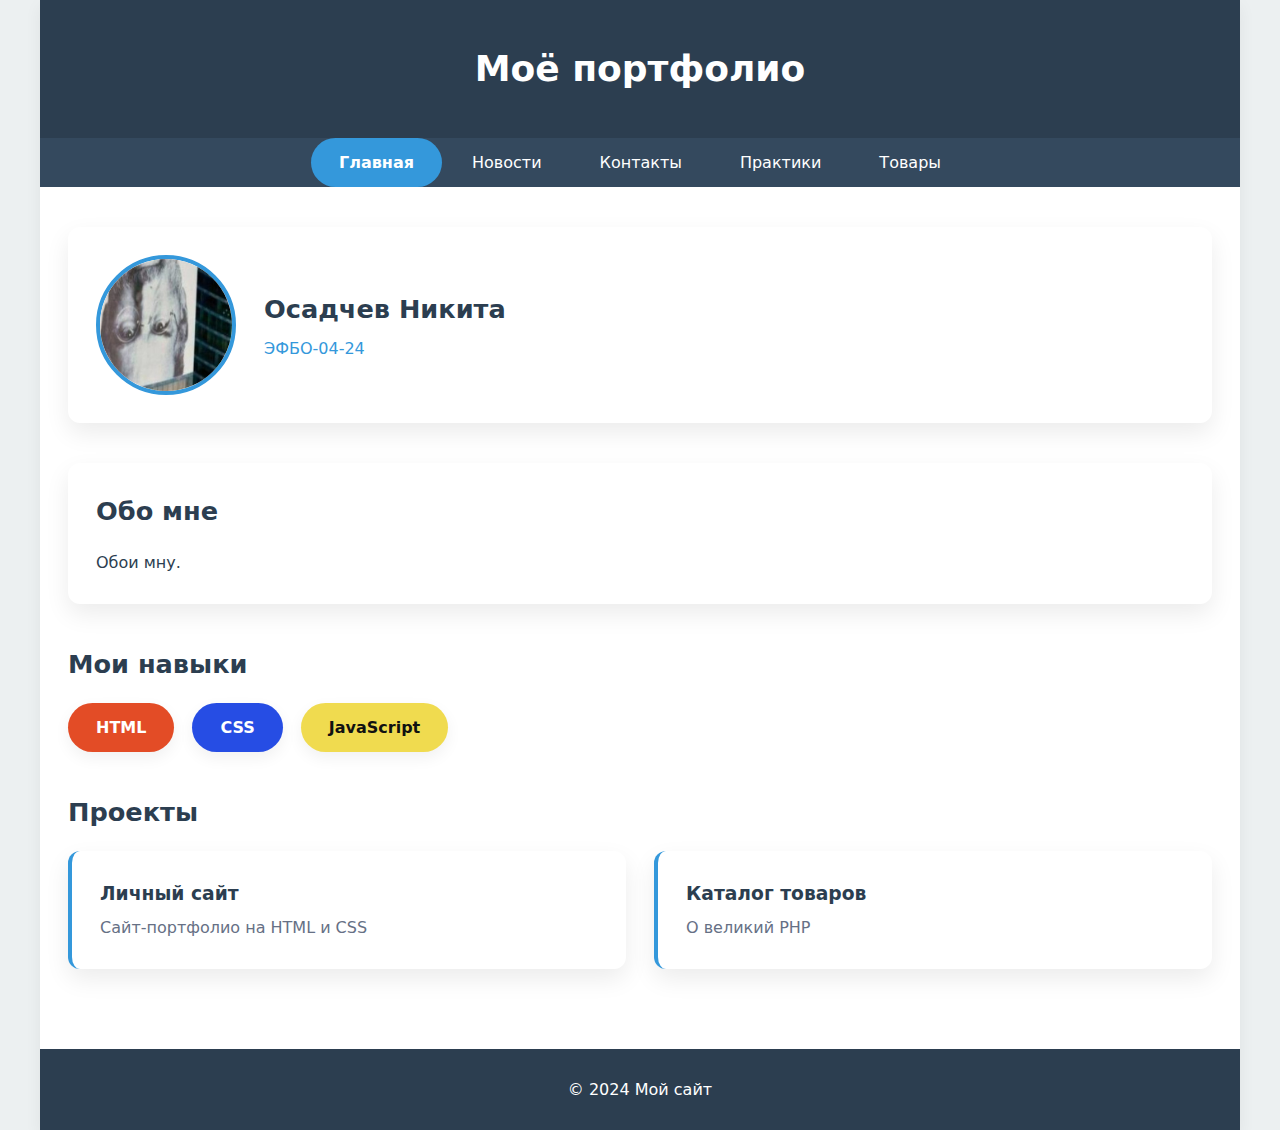
<file: index.html>
<!DOCTYPE html>
<html lang="ru">
<head>
    <meta charset="UTF-8">
    <meta name="viewport" content="width=device-width, initial-scale=1.0">
    <title>Главная - Портфолио</title>
    <link rel="stylesheet" href="css/style.css">
</head>
<body>
    <!-- Основной контейнер -->
    <div class="page">
        
        <!-- Шапка -->
        <header class="header">
            <h1 class="header__title">Моё портфолио</h1>
        </header>

        <!-- Навигация -->
        <nav class="nav">
            <ul class="nav__list">
                <li class="nav__item nav__item--active">
                    <a class="nav__link" href="index.html">Главная</a>
                </li>
                <li class="nav__item">
                    <a class="nav__link" href="pages/news.html">Новости</a>
                </li>
                <li class="nav__item">
                    <a class="nav__link" href="pages/contacts.html">Контакты</a>
                </li>
                <li class="nav__item">
                    <a class="nav__link" href="pages/practices.html">Практики</a>
                </li>
                <li class="nav__item">
                    <a class="nav__link" href="pages/goods.html">Товары</a>
                </li>
            </ul>
        </nav>

        <!-- Основной контент -->
        <main class="main">
            
            <!-- Профиль -->
            <section class="profile">
                <div class="profile__card">
                    <img class="profile__photo" src="assets/profile.jpg" alt="Фото">
                    <div class="profile__info">
                        <h2 class="profile__name">Осадчев Никита</h2>
                        <p class="profile__group">ЭФБО-04-24</p>
                    </div>
                </div>
            </section>
            
            <!-- Обо мне -->
            <section class="about">
                <h2 class="about__title">Обо мне</h2>
                <div class="about__content">
                    <p class="about__text">
                        Обои мну.
                    </p>
                </div>
            </section>
            
            <!-- Навыки -->
            <section class="skills">
                <h2 class="skills__title">Мои навыки</h2>
                <div class="skills__list">
                    <div class="skill skill--html">
                        <span class="skill__name">HTML</span>
                    </div>
                    <div class="skill skill--css">
                        <span class="skill__name">CSS</span>
                    </div>
                    <div class="skill skill--js">
                        <span class="skill__name">JavaScript</span>
                    </div>
                </div>
            </section>
            
            <!-- Проекты -->
            <section class="projects">
                <h2 class="projects__title">Проекты</h2>
                <div class="projects__grid">
                    <div class="project-card">
                        <h3 class="project-card__title">Личный сайт</h3>
                        <p class="project-card__desc">Сайт-портфолио на HTML и CSS</p>
                    </div>
                    <div class="project-card">
                        <h3 class="project-card__title">Каталог товаров</h3>
                        <p class="project-card__desc">О великий PHP</p>
                    </div>
                </div>
            </section>

        </main>

        <!-- Подвал -->
        <footer class="footer">
            <p class="footer__text">&copy; 2024 Мой сайт</p>
        </footer>
    </div>
</body>
</html>
</file>
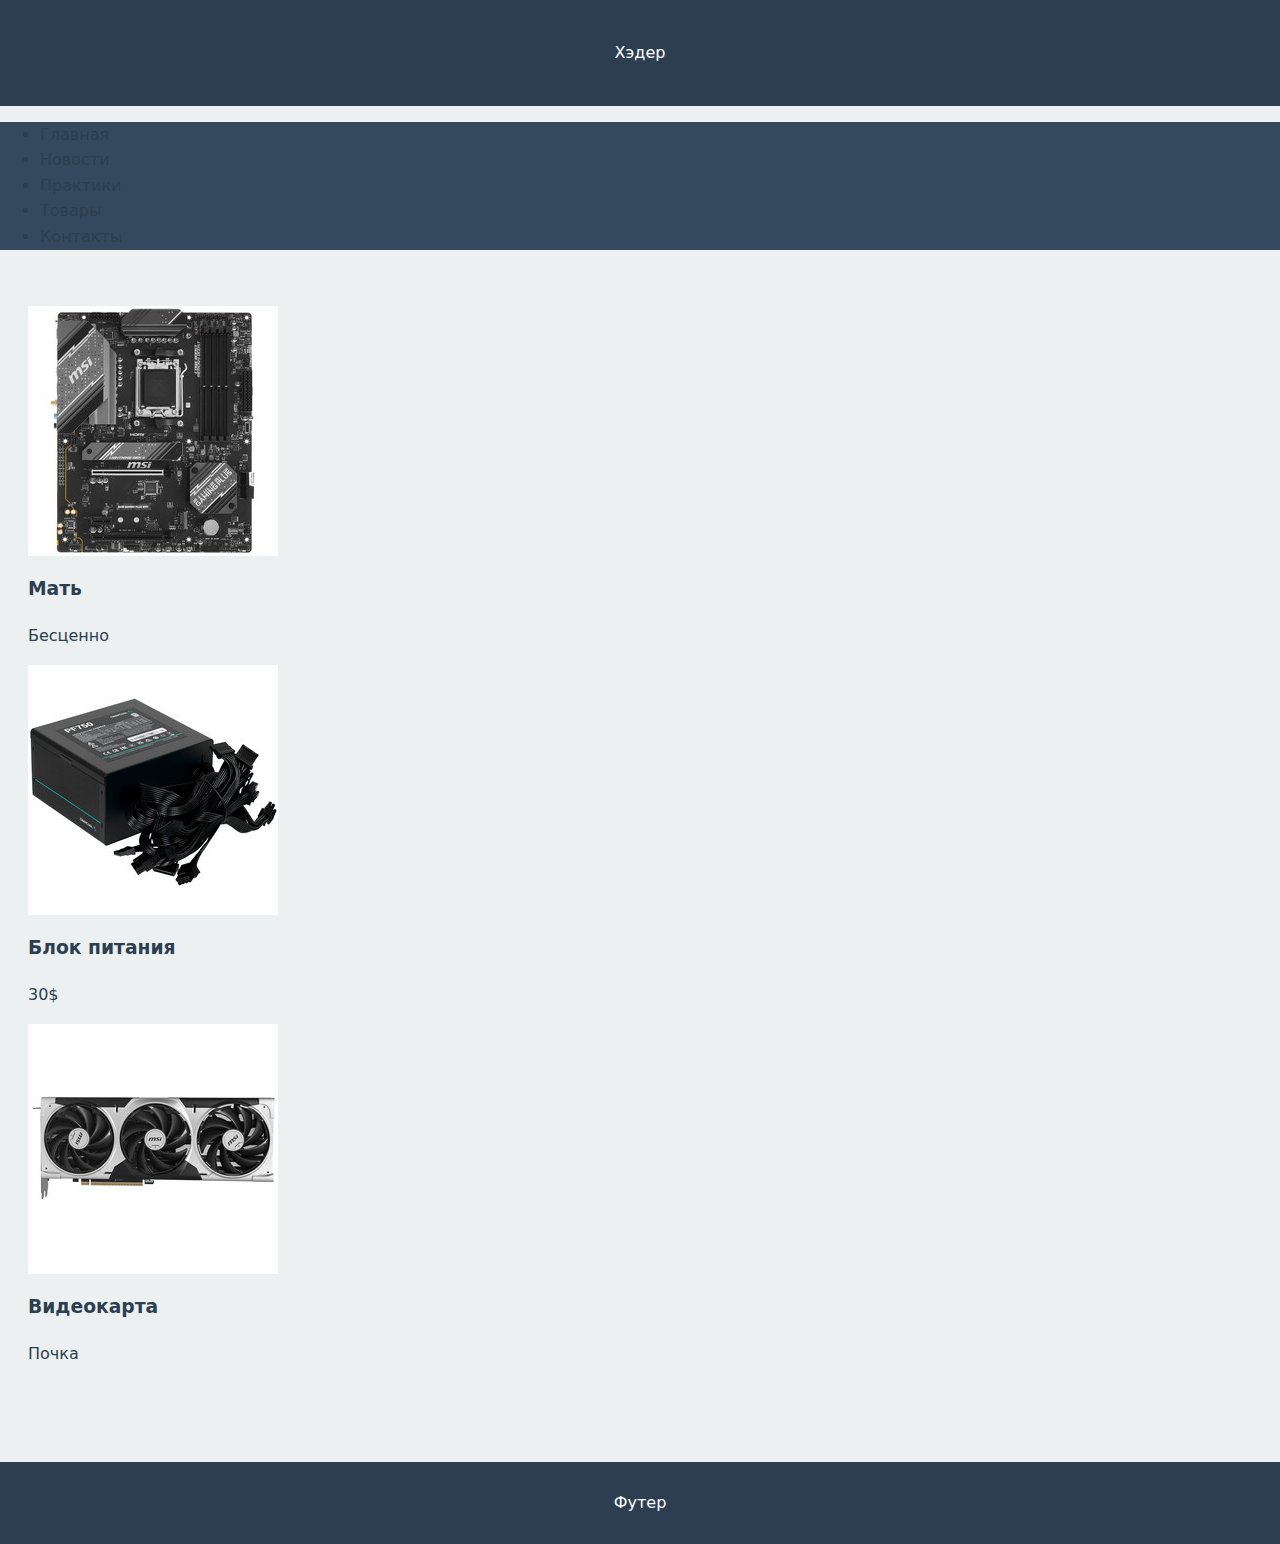
<file: pages/cards.html>
<!DOCTYPE html>
<html lang="ru">
    <head>
        <meta charset="UTF-8">
        <meta name="viewport" content="width=device-width, initial-scale=1.0">
        <title>Семестровая работа</title>
        <link rel="stylesheet" href="../css/style.css">
    </head>
    <body>
        <div class="page-container">
            <div class="header">Хэдер</div>
            <div class="nav">
                <ul class="nav-list">
                    <li class="nav-item"><a class="nav-link" href="../index.html">Главная</a></li>
                    <li class="nav-item"><a class="nav-link" href="news.html">Новости</a></li>
                    <li class="nav-item"><a class="nav-link" href="practice.html">Практики</a></li> 
                    <li class="nav-item"><a class="nav-link" href="cards.html">Товары</a></li>
                    <li class="nav-item"><a class="nav-link" href="contacts.html">Контакты</a></li>
                </ul>
            </div>
            <div class="content">
                
                <div class="cards-section">
                    <div class="card-card">
                        <img class = 'card-image' src = '../assets/mat.jpg' alt = 'фото материнской платы'>
                        <h3 class="card-title">Мать</h3>
                        <p class="card-desc">Бесценно</p>
                    </div>
                    <div class="card-card">
                        <img class = 'card-image' src = '../assets/power-supply.jpg' alt = 'фото блока питания'>
                        <h3 class="card-title">Блок питания</h3>
                        <p class="card-desc">30$</p>
                    </div>
                    <div class="card-card">
                        <img class = 'card-image' src = '../assets/GPU.jpg' alt = 'фото видеокарты'>
                        <h3 class="card-title">Видеокарта</h3>
                        <p class="card-desc">Почка</p>
                    </div>
                </div>
            </div>
            <div class="footer">Футер</div>    
        </div>
    </body>
</html>
</file>
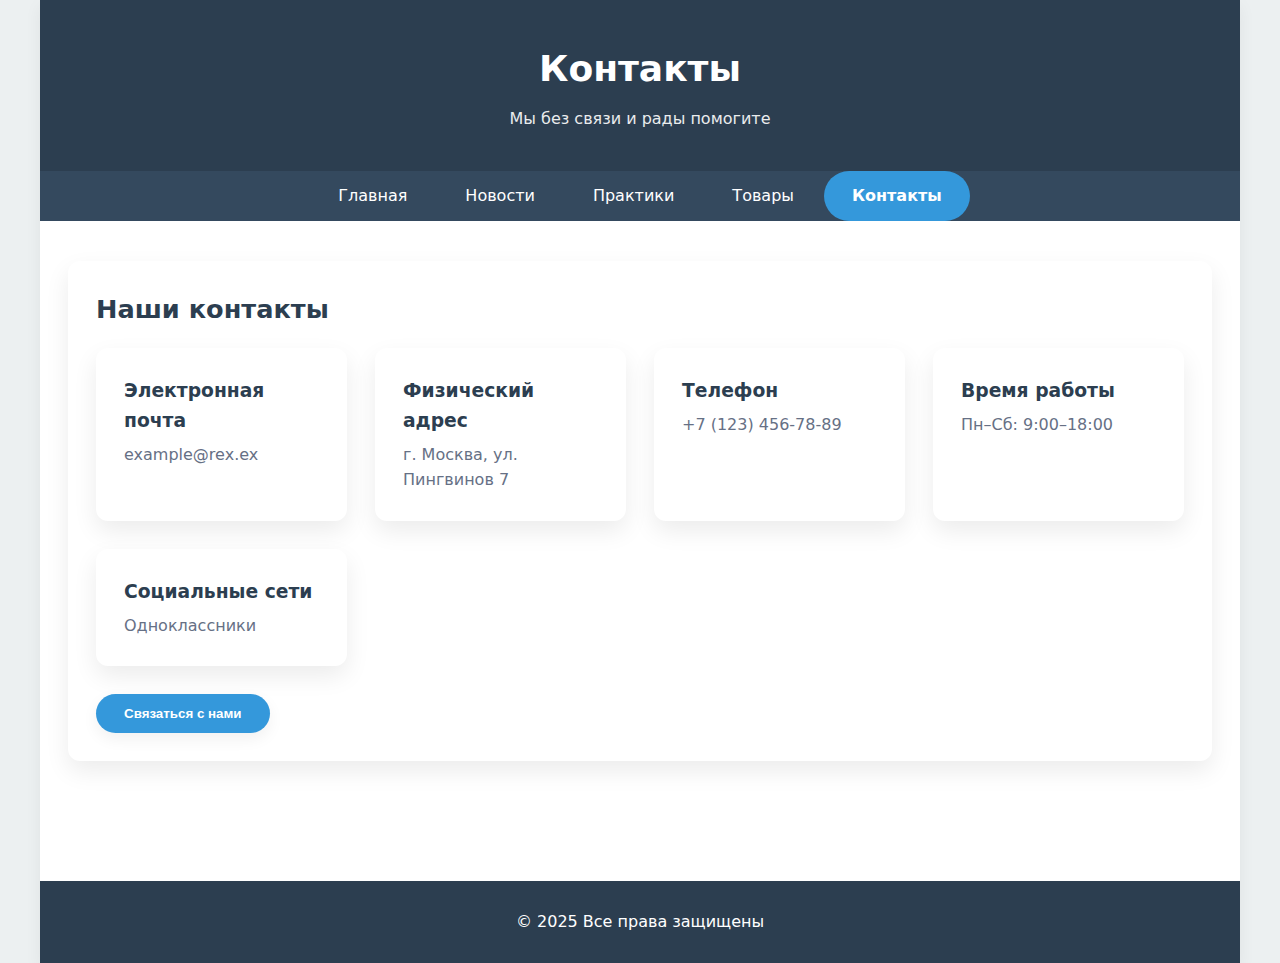
<file: pages/contacts.html>
<!DOCTYPE html>
<html lang="ru">
  <head>
    <meta charset="UTF-8" />
    <meta name="viewport" content="width=device-width, initial-scale=1.0" />
    <title>Контакты — БЭМ</title>
    <link rel="stylesheet" href="../css/style.css" />
  </head>
  <body>
    <div class="page">
      <!-- block: header -->
      <header class="header" role="banner">
        <h1 class="header__title">Контакты</h1>
        <p class="header__subtitle">Мы без связи и рады помогите</p>
      </header>

      <!-- block: nav -->
      <nav class="nav" aria-label="Главная навигация">
        <ul class="nav__list">
          <li class="nav__item"><a class="nav__link" href="../index.html">Главная</a></li>
          <li class="nav__item"><a class="nav__link" href="news.html">Новости</a></li>
          <li class="nav__item"><a class="nav__link" href="practices.html">Практики</a></li>
          <li class="nav__item"><a class="nav__link" href="goods.html">Товары</a></li>
          <li class="nav__item nav__item--active"><a class="nav__link" href="contacts.html" aria-current="page">Контакты</a></li>
        </ul>
      </nav>

      <!-- block: content -->
      <main class="content" role="main">
        <!-- block: contacts -->
        <section class="contacts" aria-labelledby="contacts-title">
          <h2 id="contacts-title" class="contacts__title">Наши контакты</h2>

          <div class="contacts__grid">
            <article class="contacts__card" aria-label="Электронная почта">
              <h3 class="contacts__card-title">Электронная почта</h3>
              <p class="contacts__card-text">example@rex.ex</p>
            </article>

            <article class="contacts__card" aria-label="Физический адрес">
              <h3 class="contacts__card-title">Физический адрес</h3>
              <p class="contacts__card-text">г. Москва, ул. Пингвинов 7</p>
            </article>

            <article class="contacts__card" aria-label="Телефон">
              <h3 class="contacts__card-title">Телефон</h3>
              <p class="contacts__card-text">+7 (123) 456-78-89</p>
            </article>

            <article class="contacts__card" aria-label="Время работы">
              <h3 class="contacts__card-title">Время работы</h3>
              <p class="contacts__card-text">Пн–Сб: 9:00–18:00</p>
            </article>

            <article class="contacts__card" aria-label="Социальные сети">
              <h3 class="contacts__card-title">Социальные сети</h3>
              <p class="contacts__card-text">Одноклассники</p>
            </article>
          </div>

          <button id="contacts-open" class="contacts__button" type="button">Связаться с нами</button>
        </section>
      </main>

      <!-- block: footer -->
      <footer class="footer" role="contentinfo">
        <p class="footer__copy">© 2025 Все права защищены</p>
      </footer>
    </div>

    <!-- block: modal -->
    <dialog id="contact-modal" class="modal">
      <div class="modal__header">
        <h2 class="modal__title">Форма обратной связи</h2>
      </div>
      <div class="modal__body">
        <form id="contacts-form" class="modal__form" method="dialog" novalidate>
          <div class="modal__group">
            <label class="modal__label" for="name">Имя <span class="modal__required" aria-hidden="true">*</span></label>
            <input class="modal__control" type="text" id="name" name="name" required placeholder="Иван" />
          </div>
          <div class="modal__group">
            <label class="modal__label" for="phone">Телефон <span class="modal__required" aria-hidden="true">*</span></label>
            <input class="modal__control" type="tel" id="phone" name="phone" required placeholder="+7 (XXX) XXX-XX-XX" />
          </div>
          <div class="modal__group">
            <label class="modal__label" for="email">Электронная почта <span class="modal__required" aria-hidden="true">*</span></label>
            <input class="modal__control" type="email" id="email" name="email" required placeholder="example@mail.ru" />
          </div>
          <div class="modal__group">
            <label class="modal__label" for="category">Категория обращения <span class="modal__required" aria-hidden="true">*</span></label>
            <select class="modal__control" id="category" name="category" required>
              <option value="">Выберите категорию</option>
              <option value="technical">Техническая поддержка</option>
              <option value="commercial">Коммерческое предложение</option>
              <option value="cooperation">Сотрудничество</option>
              <option value="complaint">Жалоба</option>
              <option value="suggestion">Предложение</option>
              <option value="other">Другое</option>
            </select>
          </div>
          <div class="modal__group">
            <label class="modal__label" for="message">Текст обращения <span class="modal__required" aria-hidden="true">*</span></label>
            <textarea class="modal__control modal__control--area" id="message" name="message" required placeholder="Опишите вашу проблему или вопрос..."></textarea>
          </div>
          <div class="modal__actions">
            <button type="submit" id="contacts-cancel" class="btn btn--secondary">Отмена</button>
            <button type="button" id="contacts-send" class="btn btn--primary">Отправить</button>
          </div>
        </form>
      </div>
    </dialog>

    <script>
      (function () {
        const dlg = document.getElementById('contact-modal');
        const openBtn = document.getElementById('contacts-open');
        const cancelBtn = document.getElementById('contacts-cancel');
        const sendBtn = document.getElementById('contacts-send');
        const form = document.getElementById('contacts-form');
        const phone = document.getElementById('phone');
        if (!dlg || !openBtn || !form) return;

        let lastActive = null;
        openBtn.addEventListener('click', () => {
          lastActive = document.activeElement; dlg.showModal();
          dlg.querySelector('input, select, textarea, button')?.focus();
        });
        cancelBtn?.addEventListener('click', (e) => { e.preventDefault(); dlg.close('cancel'); });
        dlg?.addEventListener('click', (e) => { if (e.target === dlg) dlg.close(); });

        sendBtn?.addEventListener('click', (e) => {
          [...form.elements].forEach(el => el.setCustomValidity?.(''));
          if (!form.checkValidity()) {
            e.preventDefault();
            const email = form.elements.email;
            if (email?.validity.typeMismatch) {
              email.setCustomValidity('Введите корректный e-mail, например name@example.com');
            }
            form.reportValidity();
            [...form.elements].forEach(el => { if (el.willValidate) el.toggleAttribute('aria-invalid', !el.checkValidity()); });
            return;
          }
          e.preventDefault();
          alert('Форма успешно отправлена!');
          dlg.close('success');
          form.reset();
          [...form.elements].forEach(el => el.removeAttribute('aria-invalid'));
        });

        phone?.addEventListener('input', () => {
          const digits = phone.value.replace(/\D/g, '').slice(0, 11);
          const d = digits.replace(/^8/, '7');
          const parts = [];
          if (d.length > 0) parts.push('+7');
          if (d.length > 1) parts.push(' (' + d.slice(1, 4));
          if (d.length >= 4) parts[parts.length - 1] += ')';
          if (d.length >= 5) parts.push(' ' + d.slice(4, 7));
          if (d.length >= 8) parts.push('-' + d.slice(7, 9));
          if (d.length >= 10) parts.push('-' + d.slice(9, 11));
          phone.value = parts.join('');
        });

        dlg.addEventListener('close', () => lastActive?.focus());
      })();
    </script>
  </body>
</html>
</file>
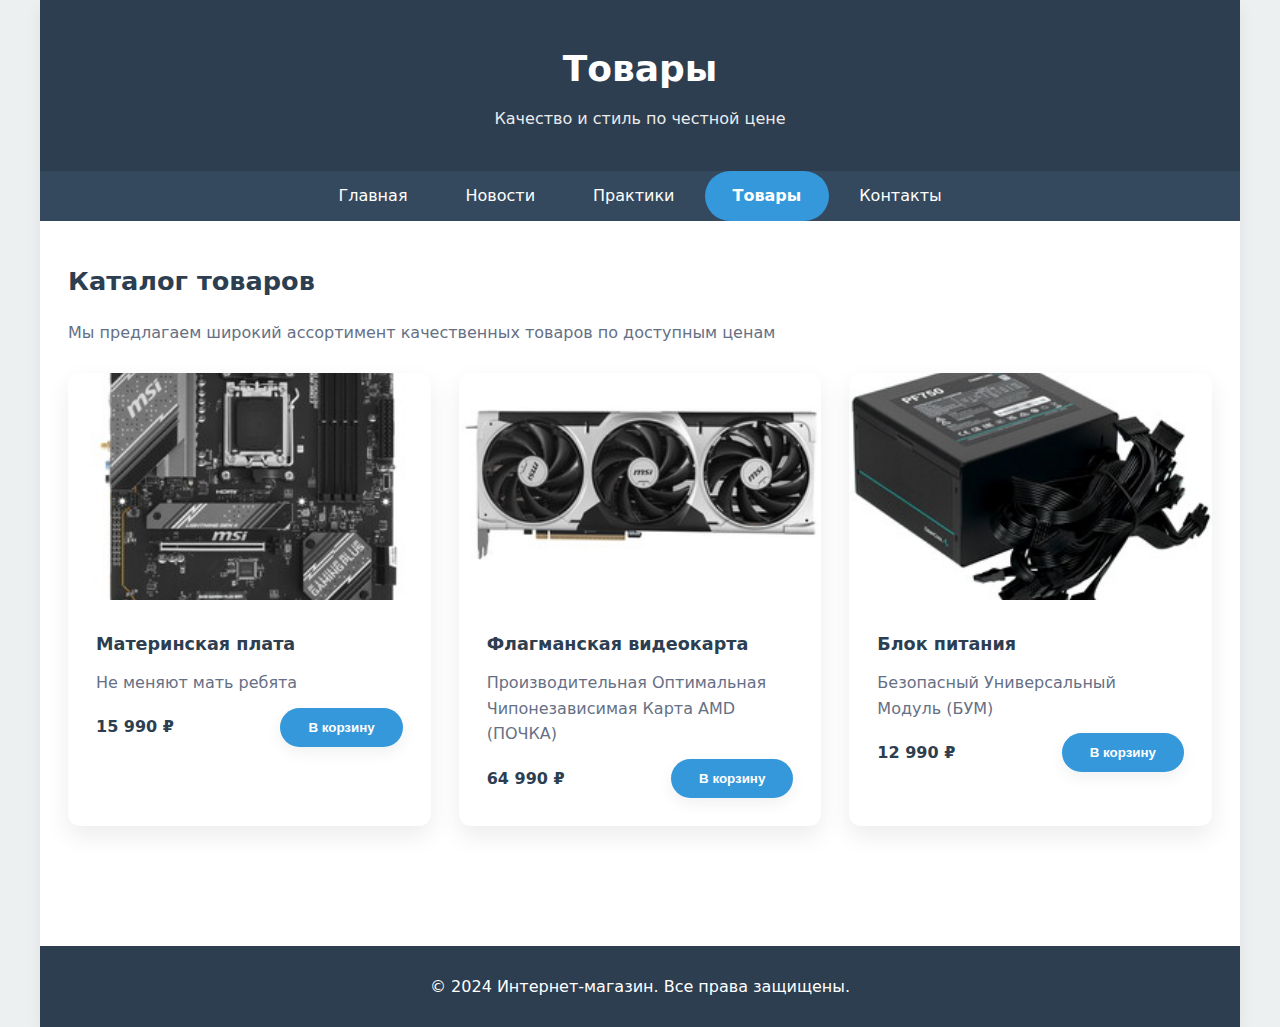
<file: pages/goods.html>
<!DOCTYPE html>
<html lang="ru">
<head>
  <meta charset="UTF-8" />
  <meta name="viewport" content="width=device-width, initial-scale=1" />
  <title>Товары — BEM</title>
  <link rel = "stylesheet" href ="../css/style.css">
</head>
<body>
  <div class="page">
    <!-- block: header -->
    <header class="header" role="banner">
      <h1 class="header__title">Товары</h1>
      <p class="header__subtitle">Качество и стиль по честной цене</p>
    </header>

    <!-- block: nav -->
    <nav class="nav" aria-label="Главная навигация">
      <div class="nav__bar">
        <ul class="nav__list">
          <li class="nav__item"><a class="nav__link" href="../index.html">Главная</a></li>
          <li class="nav__item"><a class="nav__link" href="news.html">Новости</a></li>
          <li class="nav__item"><a class="nav__link" href="practices.html">Практики</a></li>
          <li class="nav__item nav__item--active"><a class="nav__link" href="goods.html" aria-current="page">Товары</a></li>
          <li class="nav__item"><a class="nav__link" href="contacts.html">Контакты</a></li>
        </ul>
      </div>
    </nav>

    <!-- block: content -->
    <main class="content" role="main">
      <!-- block: catalog -->
      <section class="catalog" aria-labelledby="catalog-title">
        <h2 id="catalog-title" class="catalog__title">Каталог товаров</h2>
        <p class="catalog__description">Мы предлагаем широкий ассортимент качественных товаров по доступным ценам</p>

        <div class="catalog__grid">
          <!-- block: product -->
          <article class="product" aria-label="Материнская плата">
            <div class="product__media">
              <img class="product__image" src="../assets/mat.jpg" alt="Материнская плата" />
            </div>
            <div class="product__body">
              <h3 class="product__title">Материнская плата</h3>
              <p class="product__description">Не меняют мать ребята</p>
              <div class="product__row">
                <p class="product__price">15 990 ₽</p>
                <button class="product__btn" type="button">В корзину</button>
              </div>
            </div>
          </article>

          <article class="product" aria-label="Флагманская видеокарта">
            <div class="product__media">
              <img class="product__image" src="../assets/GPU.jpg" alt="Флагманская видеокарта" />
            </div>
            <div class="product__body">
              <h3 class="product__title">Флагманская видеокарта</h3>
              <p class="product__description">Производительная Оптимальная Чипонезависимая Карта AMD (ПОЧКА)</p>
              <div class="product__row">
                <p class="product__price">64 990 ₽</p>
                <button class="product__btn" type="button">В корзину</button>
              </div>
            </div>
          </article>

          <article class="product" aria-label="Блок питания">
            <div class="product__media">
              <img class="product__image" src="../assets/power-supply.jpg" alt="Блок питания" />
            </div>
            <div class="product__body">
              <h3 class="product__title">Блок питания</h3>
              <p class="product__description">Безопасный Универсальный Модуль (БУМ)</p>
              <div class="product__row">
                <p class="product__price">12 990 ₽</p>
                <button class="product__btn" type="button">В корзину</button>
              </div>
            </div>
          </article>
        </div>
      </section>
    </main>

    <!-- block: footer -->
    <footer class="footer" role="contentinfo">
      <p class="footer__copy">© 2024 Интернет-магазин. Все права защищены.</p>
    </footer>
  </div>
</body>
</html>
</file>
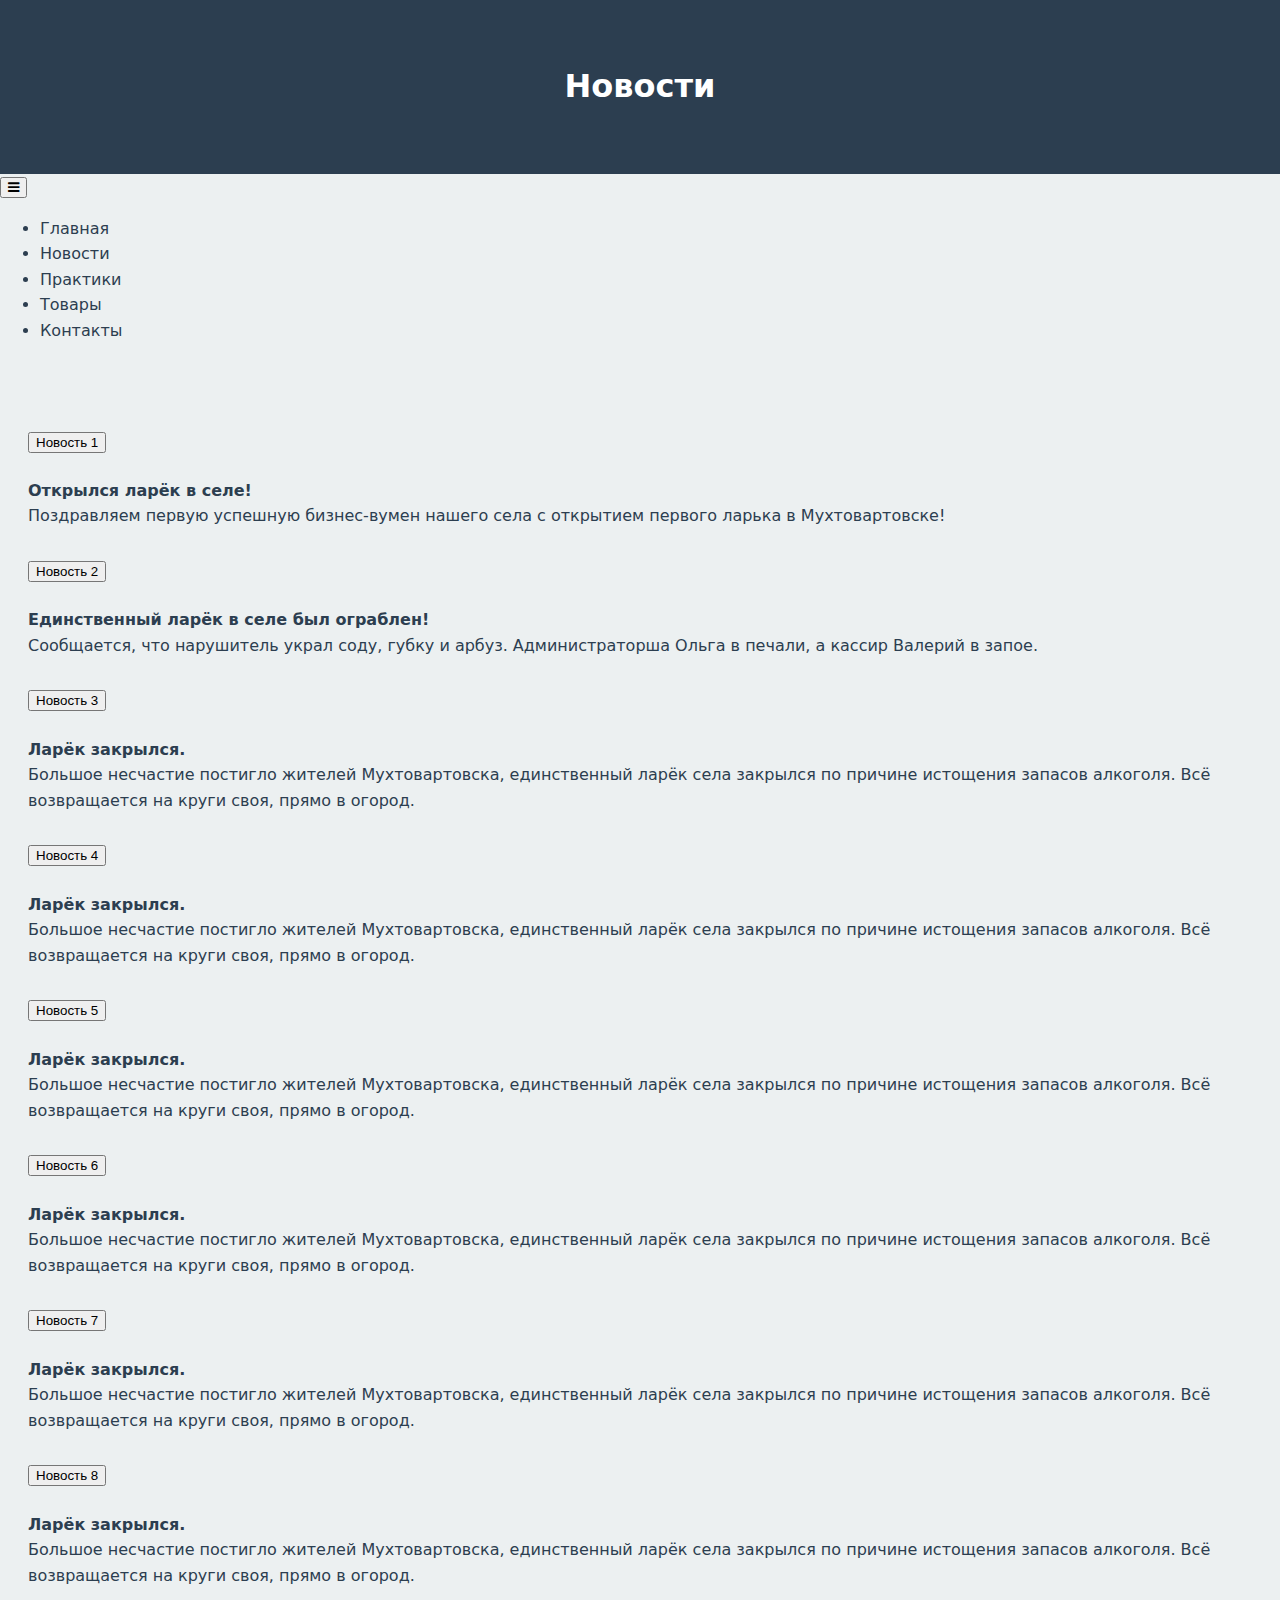
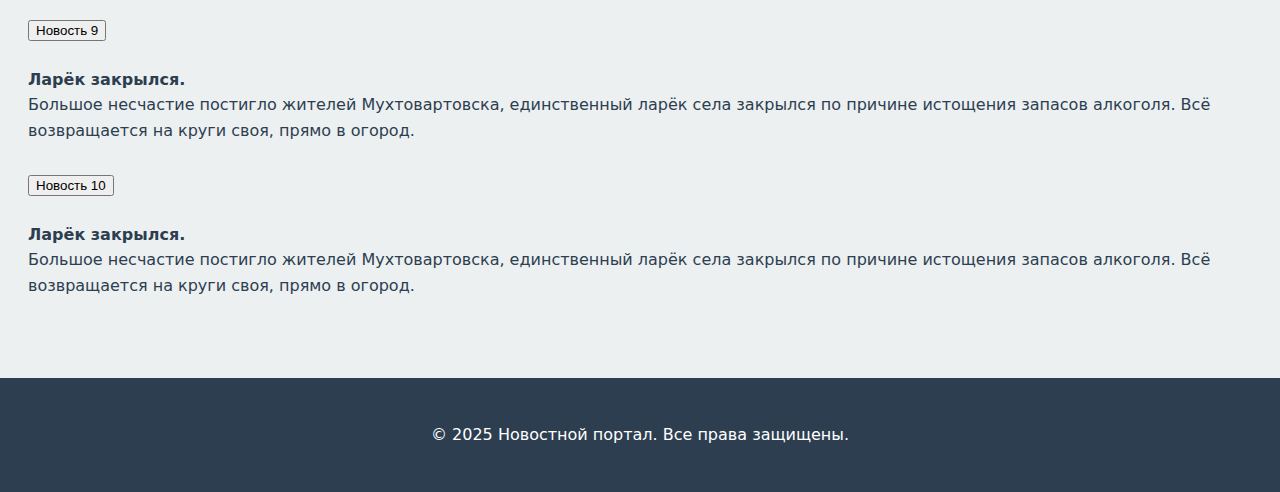
<file: pages/news.html>
<!DOCTYPE html>
<html lang="ru">
    <head>
        <meta charset="UTF-8">
        <meta name="viewport" content="width=device-width, initial-scale=1.0">
        <title>Новости</title>
        <link rel="stylesheet" href="../css/style.css">
        <link href="https://cdn.jsdelivr.net/npm/bootstrap@5.0.2/dist/css/bootstrap.min.css" rel="stylesheet" integrity="sha384-EVSTQN3/azprG1Anm3QDgpJLIm9Nao0Yz1ztcQTwFspd3yD65VohhpuuCOmLASjC" crossorigin="anonymous">
        <link rel="stylesheet" href="https://maxcdn.bootstrapcdn.com/font-awesome/4.7.0/css/font-awesome.min.css">
        <script src="https://cdn.jsdelivr.net/npm/bootstrap@5.0.2/dist/js/bootstrap.bundle.min.js" integrity="sha384-MrcW6ZMFYlzcLA8Nl+NtUVF0sA7MsXsP1UyJoMp4YLEuNSfAP+JcXn/tWtIaxVXM" crossorigin="anonymous"></script>
    </head>
    <body>
        <div class="page-container">
            <!-- Изменение: Заменили div на семантический тег -->
            <header class="header">
                <h1>Новости</h1> <!-- Добавили осмысленный заголовок -->
            </header>

            <nav class="navbar navbar-expand-sm navbar-dark bg-primary sticky-top">
                <div class="container">
                    <!-- links toggle -->
                    <button class="navbar-toggler order-first" type="button" data-toggle="collapse" data-target="#links" aria-controls="navbarResponsive" aria-expanded="false" aria-label="Toggle navigation">
                        <i class="fa fa-bars"></i>
                    </button>

                    <div class="collapse navbar-collapse" id="links">
                        <ul class="navbar-nav mx-auto">
                            <li class="nav-item active">
                                <a class="nav-link" href="../index.html">Главная</a>
                            </li>
                            <li class="nav-item active">
                                <a class="nav-link" href="news.html">Новости</a>
                            </li>
                            <li class="nav-item">
                                <a class="nav-link" href="practices.html">Практики</a>
                            </li>
                            <li class="nav-item">
                                <a class="nav-link" href="goods.html">Товары</a>
                            </li>
                            <li class="nav-item">
                                <a class="nav-link" href="contacts.html">Контакты</a>
                            </li>
                        </ul>
                    </div>
                </div>
            </nav>
        <script src="https://code.jquery.com/jquery-3.2.1.slim.min.js" integrity="sha384-KJ3o2DKtIkvYIK3UENzmM7KCkRr/rE9/Qpg6aAZGJwFDMVNA/GpGFF93hXpG5KkN" crossorigin="anonymous"></script>
        <script src="https://cdnjs.cloudflare.com/ajax/libs/popper.js/1.12.9/umd/popper.min.js" integrity="sha384-ApNbgh9B+Y1QKtv3Rn7W3mgPxhU9K/ScQsAP7hUibX39j7fakFPskvXusvfa0b4Q" crossorigin="anonymous"></script>
        <script src="https://maxcdn.bootstrapcdn.com/bootstrap/4.0.0-beta.3/js/bootstrap.min.js" integrity="sha384-a5N7Y/aK3qNeh15eJKGWxsqtnX/wWdSZSKp+81YjTmS15nvnvxKHuzaWwXHDli+4" crossorigin="anonymous"></script>

            <!-- Изменение: Заменили div на семантический тег -->
            <main class="content">
                <div class="accordion" id="accordionExample">
                <div class="accordion-item">
                    <h2 class="accordion-header" id="headingOne">
                    <button class="accordion-button" type="button" data-bs-toggle="collapse" data-bs-target="#collapseOne" aria-expanded="true" aria-controls="collapseOne">
                        Новость 1
                    </button>
                    </h2>
                    <div id="collapseOne" class="accordion-collapse collapse show" aria-labelledby="headingOne" data-bs-parent="#accordionExample">
                    <div class="accordion-body">
                        <strong>Открылся ларёк в селе!</strong> <br> Поздравляем первую успешную бизнес-вумен нашего села с открытием первого ларька в Мухтовартовске!
                    </div>
                </div>
                <div class="accordion-item">
                    <h2 class="accordion-header" id="headingTwo">
                    <button class="accordion-button collapsed" type="button" data-bs-toggle="collapse" data-bs-target="#collapseTwo" aria-expanded="false" aria-controls="collapseTwo">
                        Новость 2
                    </button>
                    </h2>
                    <div id="collapseTwo" class="accordion-collapse collapse" aria-labelledby="headingTwo" data-bs-parent="#accordionExample">
                    <div class="accordion-body">
                        <strong>Единственный ларёк в селе был ограблен!</strong> <br> Сообщается, что нарушитель украл соду, губку и арбуз. Администраторша Ольга в печали, а кассир Валерий в запое.
                    </div>
                    </div>
                </div>
                <div class="accordion-item">
                    <h2 class="accordion-header" id="headingThree">
                    <button class="accordion-button collapsed" type="button" data-bs-toggle="collapse" data-bs-target="#collapseThree" aria-expanded="false" aria-controls="collapseThree">
                        Новость 3
                    </button>
                    </h2>
                    <div id="collapseThree" class="accordion-collapse collapse" aria-labelledby="headingThree" data-bs-parent="#accordionExample">
                    <div class="accordion-body">
                        <strong>Ларёк закрылся.</strong> <br> Большое несчастие постигло жителей Мухтовартовска, единственный ларёк села закрылся по причине истощения запасов алкоголя. Всё возвращается на круги своя, прямо в огород.
                    </div>
                    </div>
                </div>
                 <div class="accordion-item">
                    <h2 class="accordion-header" id="headingFour">
                    <button class="accordion-button collapsed" type="button" data-bs-toggle="collapse" data-bs-target="#collapseFour" aria-expanded="false" aria-controls="collapseFour">
                        Новость 4
                    </button>
                    </h2>
                    <div id="collapseFour" class="accordion-collapse collapse" aria-labelledby="headingThree" data-bs-parent="#accordionExample">
                    <div class="accordion-body">
                        <strong>Ларёк закрылся.</strong> <br> Большое несчастие постигло жителей Мухтовартовска, единственный ларёк села закрылся по причине истощения запасов алкоголя. Всё возвращается на круги своя, прямо в огород.
                    </div>
                    </div>
                </div>
                 <div class="accordion-item">
                    <h2 class="accordion-header" id="headingFive">
                    <button class="accordion-button collapsed" type="button" data-bs-toggle="collapse" data-bs-target="#collapseFive" aria-expanded="false" aria-controls="collapseFive">
                        Новость 5
                    </button>
                    </h2>
                    <div id="collapseFive" class="accordion-collapse collapse" aria-labelledby="headingThree" data-bs-parent="#accordionExample">
                    <div class="accordion-body">
                        <strong>Ларёк закрылся.</strong> <br> Большое несчастие постигло жителей Мухтовартовска, единственный ларёк села закрылся по причине истощения запасов алкоголя. Всё возвращается на круги своя, прямо в огород.
                    </div>
                    </div>
                </div>
                 <div class="accordion-item">
                    <h2 class="accordion-header" id="headingThree">
                    <button class="accordion-button collapsed" type="button" data-bs-toggle="collapse" data-bs-target="#collapseSix" aria-expanded="false" aria-controls="collapseSix">
                        Новость 6
                    </button>
                    </h2>
                    <div id="collapseSix" class="accordion-collapse collapse" aria-labelledby="headingThree" data-bs-parent="#accordionExample">
                    <div class="accordion-body">
                        <strong>Ларёк закрылся.</strong> <br> Большое несчастие постигло жителей Мухтовартовска, единственный ларёк села закрылся по причине истощения запасов алкоголя. Всё возвращается на круги своя, прямо в огород.
                    </div>
                    </div>
                </div>
                 <div class="accordion-item">
                    <h2 class="accordion-header" id="headingThree">
                    <button class="accordion-button collapsed" type="button" data-bs-toggle="collapse" data-bs-target="#collapseSeven" aria-expanded="false" aria-controls="collapseSeven">
                        Новость 7
                    </button>
                    </h2>
                    <div id="collapseSeven" class="accordion-collapse collapse" aria-labelledby="headingThree" data-bs-parent="#accordionExample">
                    <div class="accordion-body">
                        <strong>Ларёк закрылся.</strong> <br> Большое несчастие постигло жителей Мухтовартовска, единственный ларёк села закрылся по причине истощения запасов алкоголя. Всё возвращается на круги своя, прямо в огород.
                    </div>
                    </div>
                </div>
                 <div class="accordion-item">
                    <h2 class="accordion-header" id="headingThree">
                    <button class="accordion-button collapsed" type="button" data-bs-toggle="collapse" data-bs-target="#collapseEight" aria-expanded="false" aria-controls="collapseEight">
                        Новость 8
                    </button>
                    </h2>
                    <div id="collapseEight" class="accordion-collapse collapse" aria-labelledby="headingThree" data-bs-parent="#accordionExample">
                    <div class="accordion-body">
                        <strong>Ларёк закрылся.</strong> <br> Большое несчастие постигло жителей Мухтовартовска, единственный ларёк села закрылся по причине истощения запасов алкоголя. Всё возвращается на круги своя, прямо в огород.
                    </div>
                    </div>
                </div>
                 <div class="accordion-item">
                    <h2 class="accordion-header" id="headingThree">
                    <button class="accordion-button collapsed" type="button" data-bs-toggle="collapse" data-bs-target="#collapseNine" aria-expanded="false" aria-controls="collapseNine">
                        Новость 9
                    </button>
                    </h2>
                    <div id="collapseNine" class="accordion-collapse collapse" aria-labelledby="headingThree" data-bs-parent="#accordionExample">
                    <div class="accordion-body">
                        <strong>Ларёк закрылся.</strong> <br> Большое несчастие постигло жителей Мухтовартовска, единственный ларёк села закрылся по причине истощения запасов алкоголя. Всё возвращается на круги своя, прямо в огород.
                    </div>
                    </div>
                </div>
                 <div class="accordion-item">
                    <h2 class="accordion-header" id="headingThree">
                    <button class="accordion-button collapsed" type="button" data-bs-toggle="collapse" data-bs-target="#collapseTen" aria-expanded="false" aria-controls="collapseTen">
                        Новость 10
                    </button>
                    </h2>
                    <div id="collapseTen" class="accordion-collapse collapse" aria-labelledby="headingThree" data-bs-parent="#accordionExample">
                    <div class="accordion-body">
                        <strong>Ларёк закрылся.</strong> <br> Большое несчастие постигло жителей Мухтовартовска, единственный ларёк села закрылся по причине истощения запасов алкоголя. Всё возвращается на круги своя, прямо в огород.
                    </div>
                    </div>
                </div>
                </div>
            </main>

            <!-- Изменение: Заменили div на семантический тег -->
            <footer class="footer">
                <p>© 2025 Новостной портал. Все права защищены.</p>
            </footer>    
        </div>
    </body>
</html>
</file>
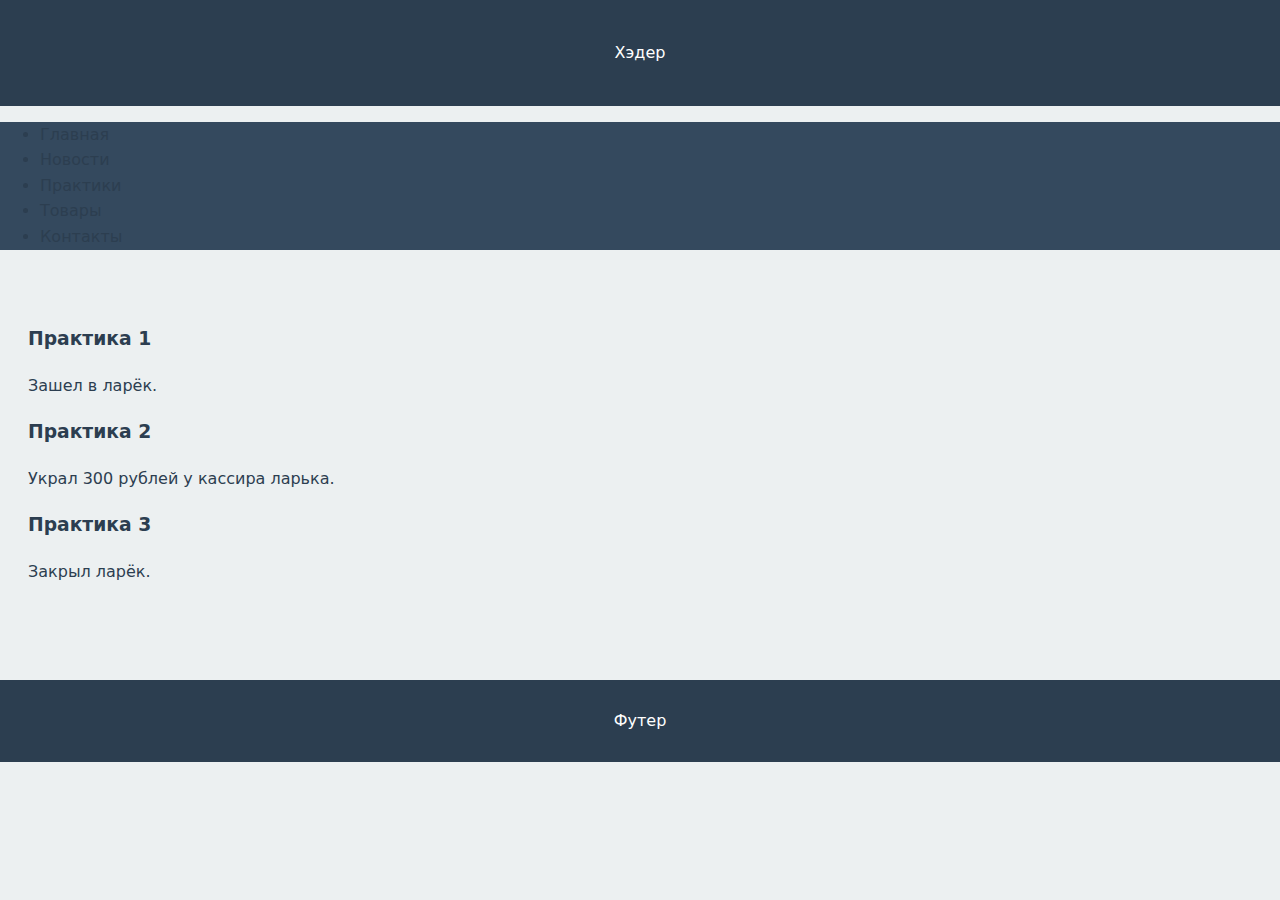
<file: pages/practice.html>
<!DOCTYPE html>
<html lang="ru">
    <head>
        <meta charset="UTF-8">
        <meta name="viewport" content="width=device-width, initial-scale=1.0">
        <title>Семестровая работа</title>
        <link rel="stylesheet" href="../css/style.css">
    </head>
    <body>
        <div class="page-container">
            <div class="header">Хэдер</div>
            <div class="nav">
                <ul class="nav-list">
                    <li class="nav-item"><a class="nav-link" href="../index.html">Главная</a></li>
                    <li class="nav-item"><a class="nav-link" href="news.html">Новости</a></li>
                    <li class="nav-item"><a class="nav-link" href="practice.html">Практики</a></li> 
                    <li class="nav-item"><a class="nav-link" href="cards.html">Товары</a></li>
                    <li class="nav-item"><a class="nav-link" href="contacts.html">Контакты</a></li>
                </ul>
            </div>
            <div class="content">
                
                <div class="experience-section">
                    <div class="news-card">
                        <h3 class="experience-title">Практика 1</h3>
                        <p class="experience-desc">Зашел в ларёк.</p>
                    </div>
                    <div class="news-card">
                        <h3 class="experience-title">Практика 2</h3>
                        <p class="experience-desc">Украл 300 рублей у кассира ларька.</p>
                    </div>
                    <div class="news-card">
                        <h3 class="experience-title">Практика 3</h3>
                        <p class="experience-desc">Закрыл ларёк.</p>
                    </div>
                </div>
            </div>
            <div class="footer">Футер</div>    
        </div>
    </body>
</html>
</file>
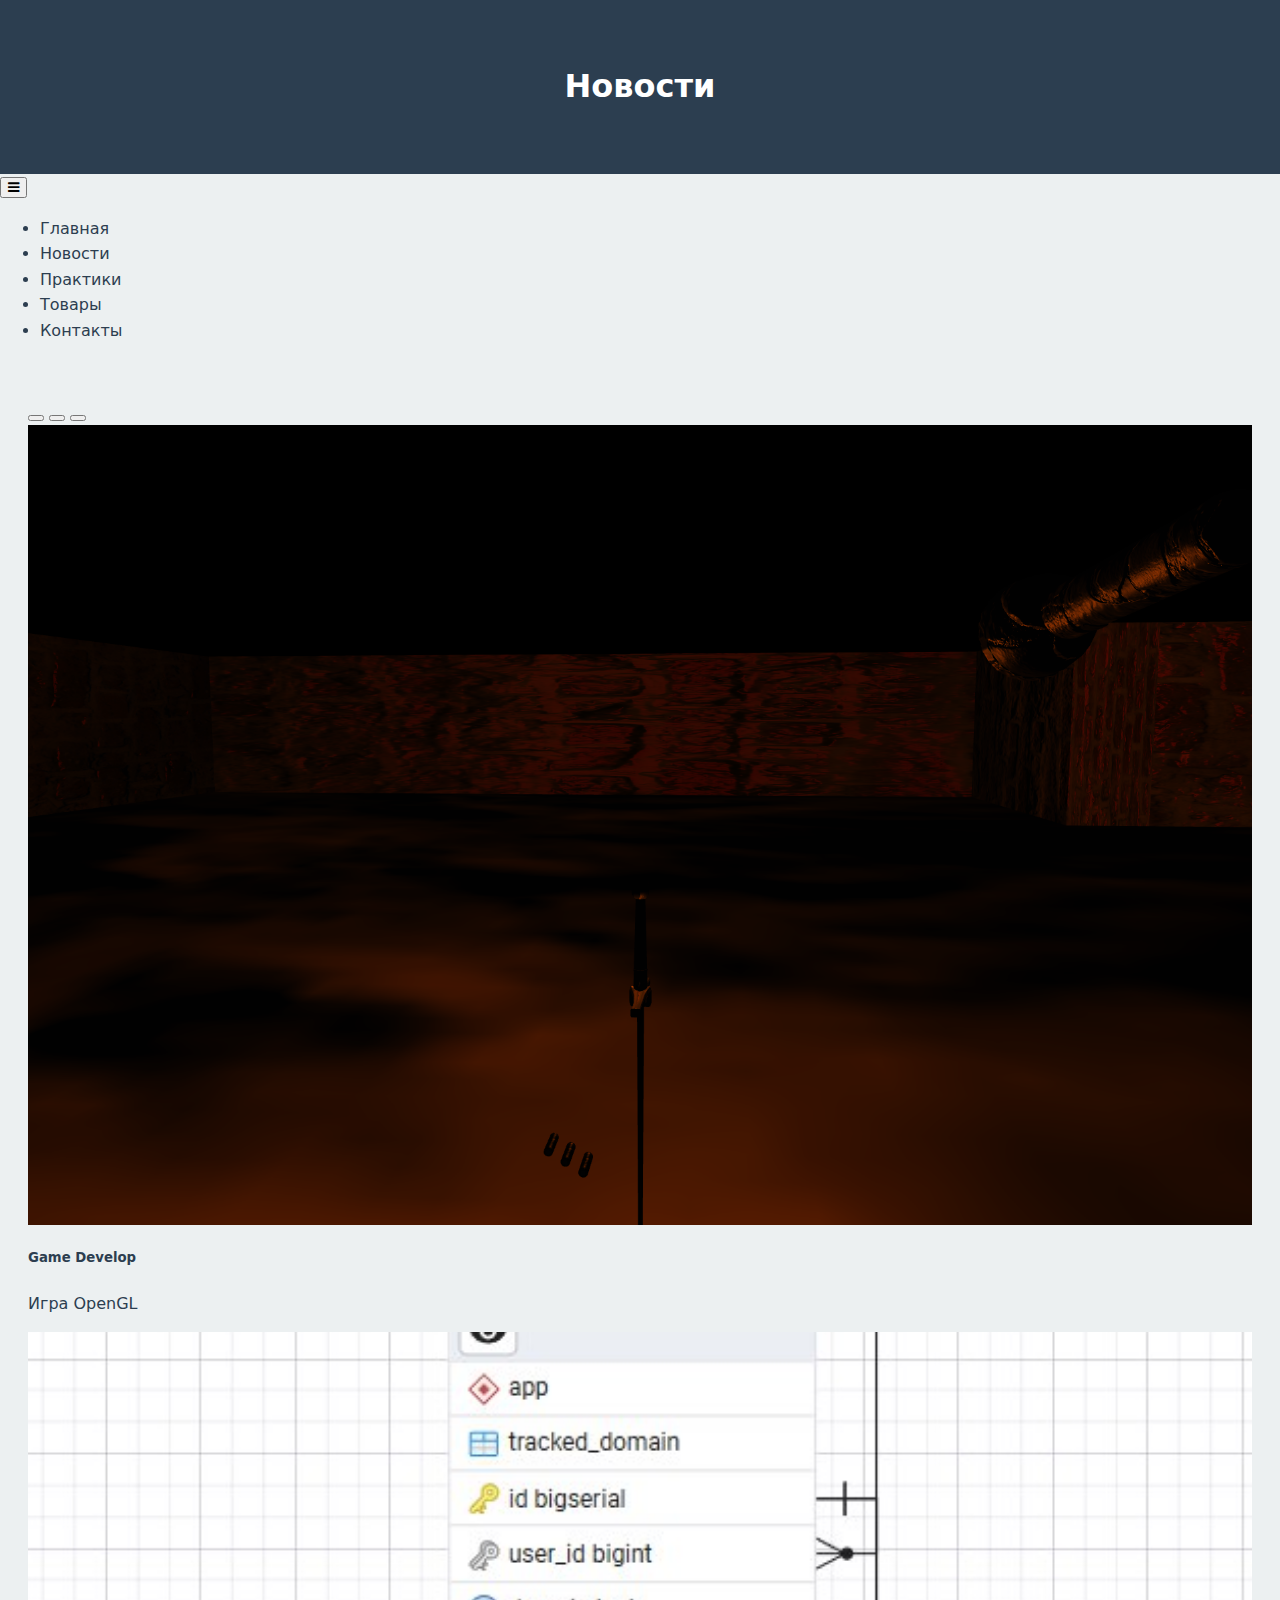
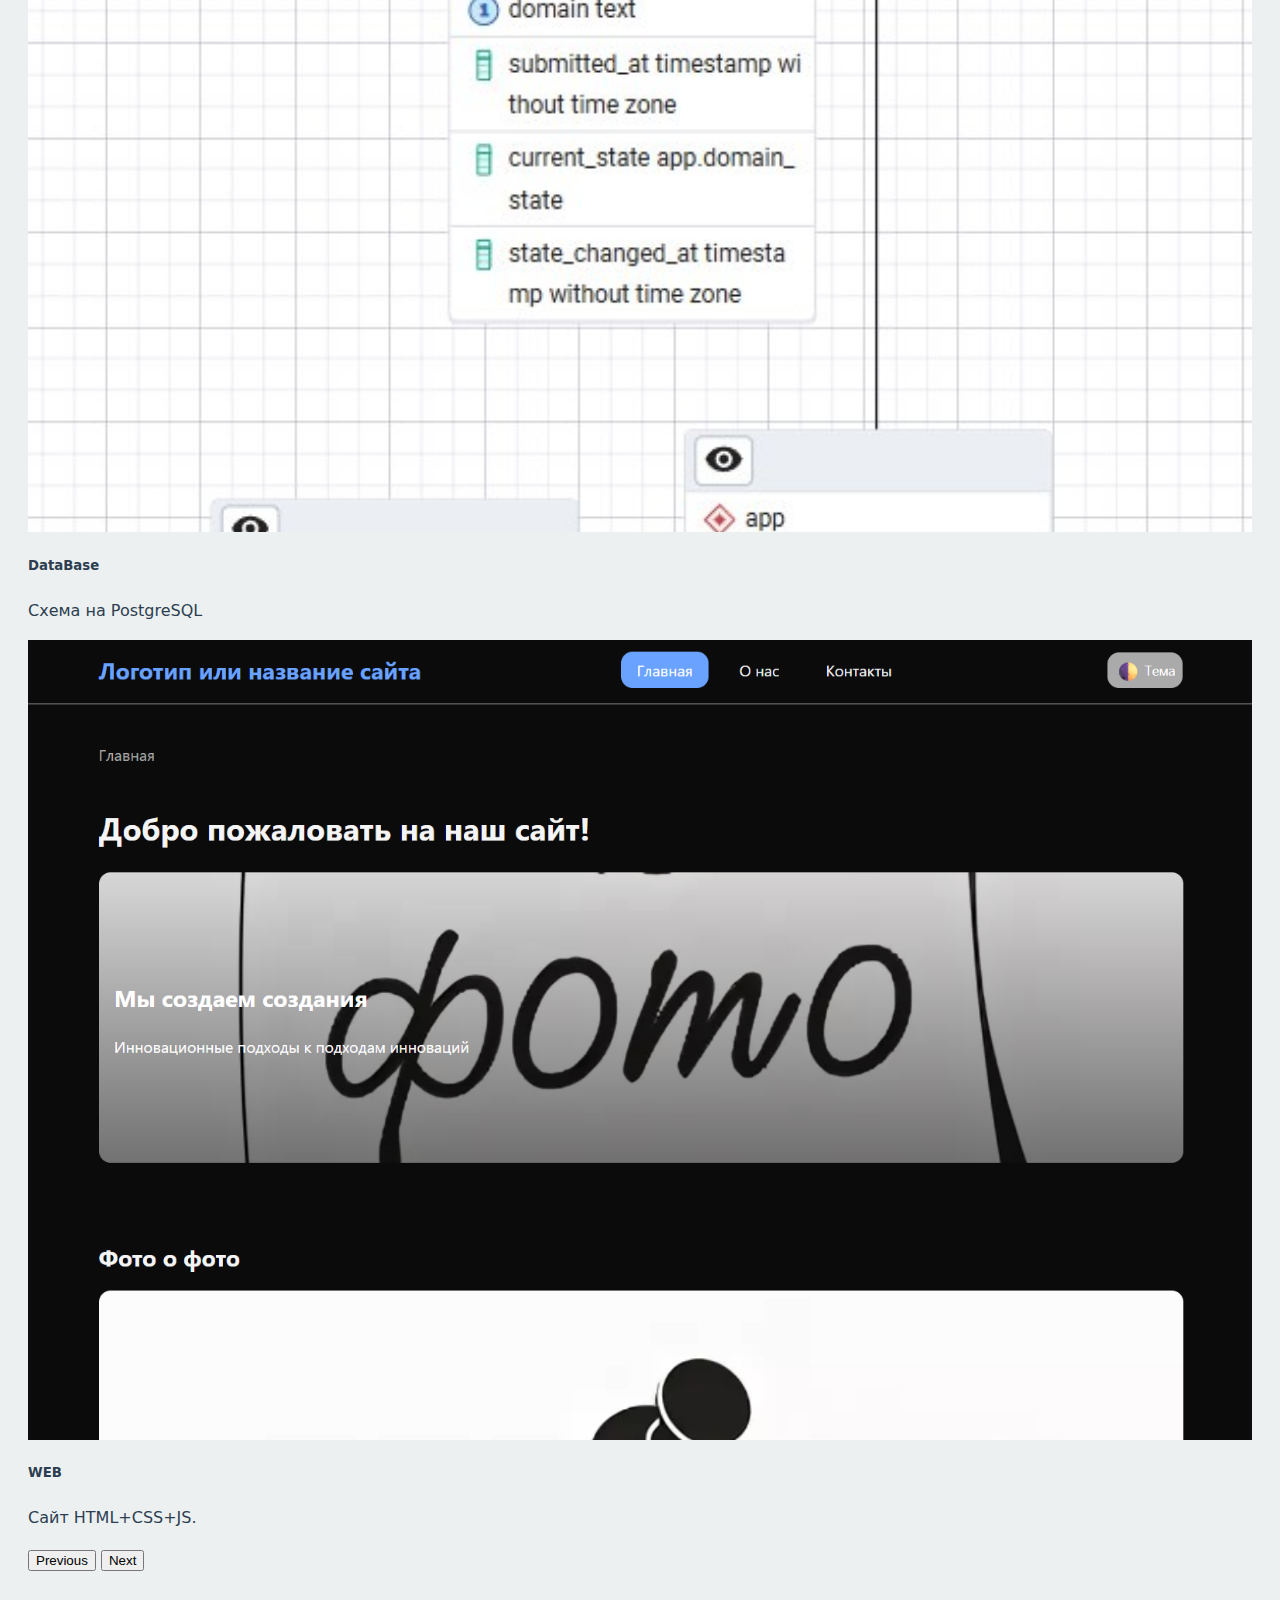
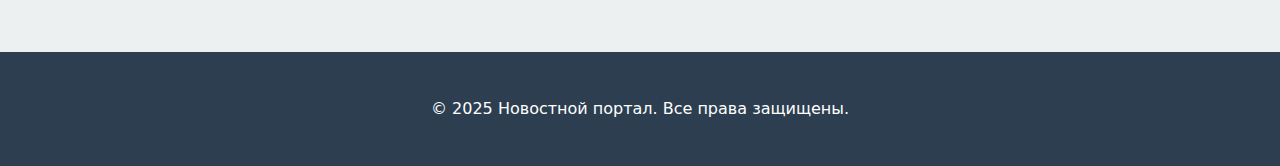
<file: pages/practices.html>
<!DOCTYPE html>
<html lang="ru">
    <head>
        <meta charset="UTF-8">
        <meta name="viewport" content="width=device-width, initial-scale=1.0">
        <title>Новости</title>
        <link rel="stylesheet" href="../css/style.css">
        <link href="https://cdn.jsdelivr.net/npm/bootstrap@5.0.2/dist/css/bootstrap.min.css" rel="stylesheet" integrity="sha384-EVSTQN3/azprG1Anm3QDgpJLIm9Nao0Yz1ztcQTwFspd3yD65VohhpuuCOmLASjC" crossorigin="anonymous">
        <link rel="stylesheet" href="https://maxcdn.bootstrapcdn.com/font-awesome/4.7.0/css/font-awesome.min.css">
        <script src="https://cdn.jsdelivr.net/npm/bootstrap@5.0.2/dist/js/bootstrap.bundle.min.js" integrity="sha384-MrcW6ZMFYlzcLA8Nl+NtUVF0sA7MsXsP1UyJoMp4YLEuNSfAP+JcXn/tWtIaxVXM" crossorigin="anonymous"></script>
    </head>
    <body>
        <div class="page-container">
            <!-- Изменение: Заменили div на семантический тег -->
            <header class="header">
                <h1>Новости</h1> <!-- Добавили осмысленный заголовок -->
            </header>

            <nav class="navbar navbar-expand-sm navbar-dark bg-primary sticky-top">
                <div class="container">
                    <!-- links toggle -->
                    <button class="navbar-toggler order-first" type="button" data-toggle="collapse" data-target="#links" aria-controls="navbarResponsive" aria-expanded="false" aria-label="Toggle navigation">
                        <i class="fa fa-bars"></i>
                    </button>

                    <div class="collapse navbar-collapse" id="links">
                        <ul class="navbar-nav mx-auto">
                            <li class="nav-item active">
                                <a class="nav-link" href="../index.html">Главная</a>
                            </li>
                            <li class="nav-item active">
                                <a class="nav-link" href="news.html">Новости</a>
                            </li>
                            <li class="nav-item">
                                <a class="nav-link" href="practices.html">Практики</a>
                            </li>
                            <li class="nav-item">
                                <a class="nav-link" href="goods.html">Товары</a>
                            </li>
                            <li class="nav-item">
                                <a class="nav-link" href="contacts.html">Контакты</a>
                            </li>
                        </ul>
                    </div>
                </div>
            </nav>
        <script src="https://code.jquery.com/jquery-3.2.1.slim.min.js" integrity="sha384-KJ3o2DKtIkvYIK3UENzmM7KCkRr/rE9/Qpg6aAZGJwFDMVNA/GpGFF93hXpG5KkN" crossorigin="anonymous"></script>
        <script src="https://cdnjs.cloudflare.com/ajax/libs/popper.js/1.12.9/umd/popper.min.js" integrity="sha384-ApNbgh9B+Y1QKtv3Rn7W3mgPxhU9K/ScQsAP7hUibX39j7fakFPskvXusvfa0b4Q" crossorigin="anonymous"></script>
        <script src="https://maxcdn.bootstrapcdn.com/bootstrap/4.0.0-beta.3/js/bootstrap.min.js" integrity="sha384-a5N7Y/aK3qNeh15eJKGWxsqtnX/wWdSZSKp+81YjTmS15nvnvxKHuzaWwXHDli+4" crossorigin="anonymous"></script>

            <!-- Изменение: Заменили div на семантический тег -->
            <main class="content">
                <div id="carouselExampleCaptions" class="carousel carousel-dark slide" data-bs-ride="carousel">
                    <div class="carousel-indicators">
                        <button type="button" data-bs-target="#carouselExampleCaptions" data-bs-slide-to="0" class="active" aria-current="true" aria-label="Slide 1"></button>
                        <button type="button" data-bs-target="#carouselExampleCaptions" data-bs-slide-to="1" aria-label="Slide 2"></button>
                        <button type="button" data-bs-target="#carouselExampleCaptions" data-bs-slide-to="2" aria-label="Slide 3"></button>
                    </div>
                    <div class="carousel-inner">
                        <div class="carousel-item active">
                        <img src="../assets/game.png" class="d-block w-100" alt="...">
                        <div class="carousel-caption d-none d-md-block">
                            <h5>Game Develop</h5>
                            <p>Игра OpenGL</p>
                        </div>
                        </div>
                        <div class="carousel-item">
                        <img src="../assets/db.jpg" class="d-block w-100" alt="...">
                        <div class="carousel-caption d-none d-md-block">
                            <h5>DataBase</h5>
                            <p>Схема на PostgreSQL</p>
                        </div>
                        </div>
                        <div class="carousel-item">
                        <img src="../assets/site.png" class="d-block w-100" alt="...">
                        <div class="carousel-caption d-none d-md-block">
                            <h5>WEB</h5>
                            <p>Сайт HTML+CSS+JS.</p>
                        </div>
                        </div>
                    </div>
                    <button class="carousel-control-prev" type="button" data-bs-target="#carouselExampleCaptions" data-bs-slide="prev">
                        <span class="carousel-control-prev-icon" aria-hidden="true"></span>
                        <span class="visually-hidden">Previous</span>
                    </button>
                    <button class="carousel-control-next" type="button" data-bs-target="#carouselExampleCaptions" data-bs-slide="next">
                        <span class="carousel-control-next-icon" aria-hidden="true"></span>
                        <span class="visually-hidden">Next</span>
                    </button>
                </div>
            </main>

            <!-- Изменение: Заменили div на семантический тег -->
            <footer class="footer">
                <p>© 2025 Новостной портал. Все права защищены.</p>
            </footer>    
        </div>
    </body>
</html>
</file>
<file: css/style.css>
/* =========================
   ГЛОБАЛЬНЫЙ СТИЛЬ (light)
   ========================= */

/* Палитра и токены */
:root {
  --color-main:   #2c3e50;  /* тёмно-синий заголовков/фона блоков */
  --color-dark:   #34495e;  /* тёмная навигация/ползунок */
  --color-accent: #3498db;  /* акцент и hover */
  --color-light:  #ecf0f1;  /* светлый фон страницы */
  --color-white:  #ffffff;  /* белые карточки/текст на тёмном */
  --color-text:   #2c3e50;  /* основной текст */

  --radius: 12px;
  --shadow: 0 10px 24px rgba(0,0,0,.08);
  --shadow-sm: 0 6px 16px rgba(0,0,0,.06);

  --space-xs: 8px;
  --space-sm: 12px;
  --space-md: 18px;
  --space-lg: 28px;
  --space-xl: 40px;
}

/* Сброс/база */
* { box-sizing: border-box; }
html, body { height: 100%; }
body {
  margin: 0;
  font-family: Inter, system-ui, -apple-system, Segoe UI, Roboto, Arial, "Noto Sans";
  line-height: 1.6;
  color: var(--color-text);
  background: var(--color-light);
}

/* Утилиты */
img { max-width: 100%; height: auto; display: block; }
a { text-decoration: none; color: inherit; }

/* СЕТКА СТРАНИЦЫ */
.page {
  max-width: 1200px;
  margin: 0 auto;
  min-height: 100vh;
  background: var(--color-white);
  box-shadow: var(--shadow-sm);
}

/* ШАПКА */
.header {
  background: var(--color-main);
  color: var(--color-white);
  padding: var(--space-xl) var(--space-lg);
  text-align: center;
}
.header__title { font-size: clamp(24px, 3.2vw, 36px); margin: 0; }
.header__subtitle { margin: var(--space-xs) 0 0; opacity: .9; }

/* НАВИГАЦИЯ */
.nav { background: var(--color-dark); }
.nav__list {
  list-style: none; margin: 0; padding: 0 var(--space-lg);
  display: flex; flex-wrap: wrap; justify-content: center; gap: 2px;
}
.nav__link {
  display: block; padding: var(--space-sm) var(--space-lg);
  color: var(--color-white);
  border-radius: 999px;
  transition: background .2s ease, transform .15s ease;
}
.nav__link:hover { background: color-mix(in srgb, var(--color-accent) 85%, white 0%); transform: translateY(-1px); }
.nav__item--active .nav__link { background: var(--color-accent); font-weight: 700; }

.main,
.content { 
  padding: var(--space-xl) var(--space-lg);
}

/* ПРОФИЛЬ (index) */
.profile { margin-bottom: var(--space-xl); }
.profile__card {
  display: flex; align-items: center; gap: var(--space-lg);
  background: var(--color-white);
  padding: var(--space-lg);
  border-radius: var(--radius);
  box-shadow: var(--shadow);
}
.profile__photo {
  width: 140px; height: 140px; border-radius: 50%;
  border: 4px solid var(--color-accent); object-fit: cover;
}
.profile__name { font-size: 1.6rem; margin: 0 0 6px; color: var(--color-main); }
.profile__group { margin: 0; color: var(--color-accent); }

/* ОБО МНЕ / СЕКЦИИ */
.about,
.contacts {
  background: var(--color-white);
  padding: var(--space-lg);
  border-radius: var(--radius);
  box-shadow: var(--shadow);
  margin-bottom: var(--space-xl);
}
.about__title,
.contacts__title,
.skills__title,
.projects__title,
.catalog__title { 
  color: var(--color-main);
  font-size: 1.6rem;
  margin: 0 0 var(--space-md);
}
.about__text { margin: 0; }

/* НАВЫКИ  */
.skills { margin-bottom: var(--space-xl); }
.skills__list { display: flex; flex-wrap: wrap; gap: var(--space-md); }
.skill {
  padding: var(--space-sm) var(--space-lg);
  border-radius: 999px; color: var(--color-white); font-weight: 700;
  box-shadow: var(--shadow-sm); transition: transform .15s ease;
}
.skill:hover { transform: translateY(-2px); }
.skill--html { background: #e34c26; }
.skill--css  { background: #264de4; }
.skill--js   { background: #f0db4f; color: #111; }

/* ПРОЕКТЫ */
.projects__grid {
  display: grid; gap: var(--space-lg);
  grid-template-columns: repeat(auto-fit, minmax(280px, 1fr));
}
.project-card {
  background: var(--color-white);
  padding: var(--space-lg);
  border-radius: var(--radius);
  box-shadow: var(--shadow);
  border-left: 4px solid var(--color-accent);
  transition: transform .15s ease;
}
.project-card:hover { transform: translateY(-3px); }
.project-card__title { margin: 0 0 6px; color: var(--color-main); }
.project-card__desc { margin: 0; color: #667085; }

/* КАТАЛОГ */
.catalog { margin-bottom: var(--space-xl); }
.catalog__description { margin: 0 0 var(--space-lg); color: #667085; }
.catalog__grid {
  display: grid; gap: var(--space-lg);
  grid-template-columns: repeat(auto-fit, minmax(260px, 1fr));
}

.product {
  display: flex; flex-direction: column; overflow: hidden;
  background: var(--color-white);
  border-radius: var(--radius);
  box-shadow: var(--shadow);
  transition: transform .15s ease, box-shadow .2s ease;
}
.product:hover { transform: translateY(-3px); box-shadow: 0 14px 30px rgba(0,0,0,.12); }

.product__media { position: relative; aspect-ratio: 16/10; overflow: hidden; background: #f4f6f8; }
.product__image { width: 100%; height: 100%; object-fit: cover; }

.product__body { padding: var(--space-lg); display: grid; gap: var(--space-sm); }
.product__title { margin: 2px 0 0; font-size: 1.1rem; color: var(--color-main); }
.product__description { margin: 0; color: #667085; }
.product__row { display: flex; align-items: center; justify-content: space-between; gap: var(--space-md); }
.product__price { margin: 0; font-weight: 800; color: var(--color-main); }

.product__btn {
  appearance: none; cursor: pointer; border: 0;
  padding: var(--space-sm) var(--space-lg);
  border-radius: 999px; font-weight: 700;
  color: var(--color-white); background: var(--color-accent);
  box-shadow: var(--shadow-sm);
  transition: transform .15s ease, filter .2s ease, box-shadow .2s ease;
}
.product__btn:hover { transform: translateY(-1px); filter: saturate(115%); box-shadow: 0 10px 22px rgba(52,152,219,.25); }

/* КАРУСЕЛЬ */
#carouselExampleCaptions .carousel-item img {
  width: 100%;
  height: 800px;
  object-fit: cover;
}
@media (max-width: 576px) {
  #carouselExampleCaptions .carousel-item img { height: 260px; }
}

/* КОНТАКТЫ */
.contacts { 
  background: var(--color-white);
  padding: var(--space-lg);
  border-radius: var(--radius);
  box-shadow: var(--shadow);
}
.contacts__title {
  color: var(--color-main);
  font-size: 1.6rem;
  margin: 0 0 var(--space-md);
}
.contacts__grid {
  display: grid;
  grid-template-columns: repeat(auto-fit, minmax(240px, 1fr));
  gap: var(--space-lg);
  margin-top: var(--space-md);
}
.contacts__card {
  background: var(--color-white);
  border-radius: var(--radius);
  box-shadow: var(--shadow);
  padding: var(--space-lg);
  transition: transform .15s ease;
}
.contacts__card:hover { transform: translateY(-3px); }
.contacts__card-title { margin: 0 0 6px; color: var(--color-main); }
.contacts__card-text { margin: 0; color: #667085; }
.contacts__button {
  appearance: none; cursor: pointer; border: 0;
  padding: var(--space-sm) var(--space-lg);
  border-radius: 999px; font-weight: 700;
  color: var(--color-white); background: var(--color-accent);
  box-shadow: var(--shadow-sm);
  transition: transform .15s ease, filter .2s ease, box-shadow .2s ease;
  margin-top: var(--space-lg);
}
.contacts__button:hover { transform: translateY(-1px); filter: saturate(115%); box-shadow: 0 10px 22px rgba(52,152,219,.25); }

/* МОДАЛКА */
.modal::backdrop { background: rgba(0,0,0,.6); }
.modal {
  border: none; border-radius: var(--radius); padding: 0;
  box-shadow: 0 10px 30px rgba(0,0,0,.3);
  max-width: 500px; width: 90vw; max-height: 90vh; overflow-y: auto;
  background: var(--color-white);
}
.modal__header {
  background: linear-gradient(135deg, var(--color-main) 0%, var(--color-dark) 100%);
  color: var(--color-white);
  padding: 1.25rem;
  border-radius: var(--radius) var(--radius) 0 0;
}
.modal__title { margin: 0; color: var(--color-white); font-size: 1.4rem; }
.modal__body { padding: 1.5rem; }
.modal__group { margin-bottom: 1rem; }
.modal__label { display: block; margin-bottom: .5rem; font-weight: 600; color: var(--color-main); }
.modal__control {
  width: 100%; padding: .75rem; border: 2px solid #e9ecef; border-radius: 8px;
  font-size: 1rem; background: var(--color-white); color: var(--color-text);
  transition: border-color .2s ease;
}
.modal__control:focus { outline: none; border-color: var(--color-accent); }
.modal__control--area { min-height: 110px; resize: vertical; }
.modal__required { color: #e74c3c; }
.modal__actions { display: flex; gap: .75rem; justify-content: flex-end; margin-top: 1.25rem; }


.btn { padding: .75rem 1.25rem; border: none; border-radius: 999px; cursor: pointer; font-weight: 700; }
.btn--primary { background: var(--color-accent); color: var(--color-white); box-shadow: var(--shadow-sm); }
.btn--primary:hover { transform: translateY(-1px); box-shadow: 0 10px 22px rgba(52,152,219,.25); }
.btn--secondary { background: #f8f9fa; color: var(--color-text); border: 2px solid #e9ecef; }
.btn--secondary:hover { background: #eef1f4; }

@media (max-width: 600px) {
  .modal { margin: 1rem; width: calc(100vw - 2rem); }
  .modal__actions { flex-direction: column; }
  .btn { width: 100%; }
}


/* ПОДВАЛ */
.footer {
  background: var(--color-main);
  color: var(--color-white);
  text-align: center;
  padding: var(--space-lg);
  margin-top: var(--space-xl);
}
.footer__text, .footer__copy { margin: 0; }

/* АДАПТИВ */
@media (max-width: 900px) {
  .profile__card { flex-direction: column; text-align: center; }
  .nav__list { padding: var(--space-sm) var(--space-md); }
}
</file>
